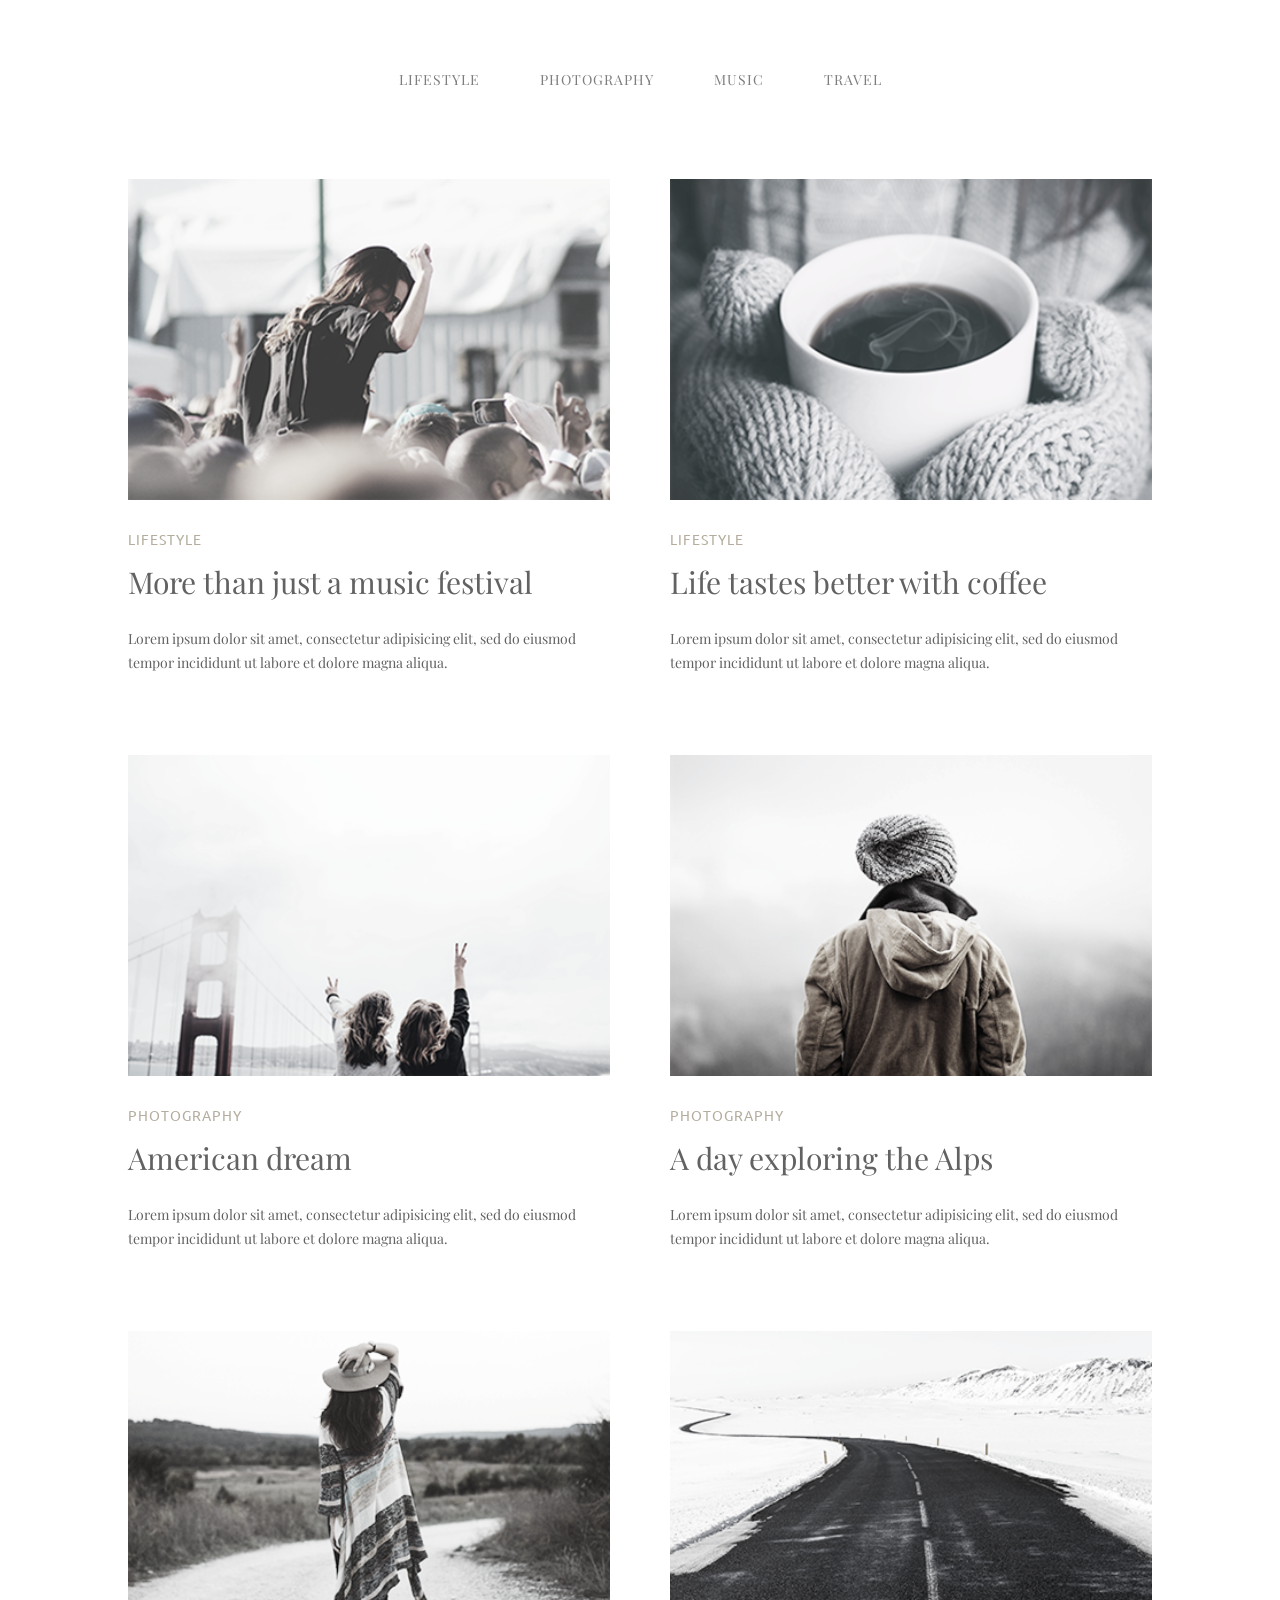
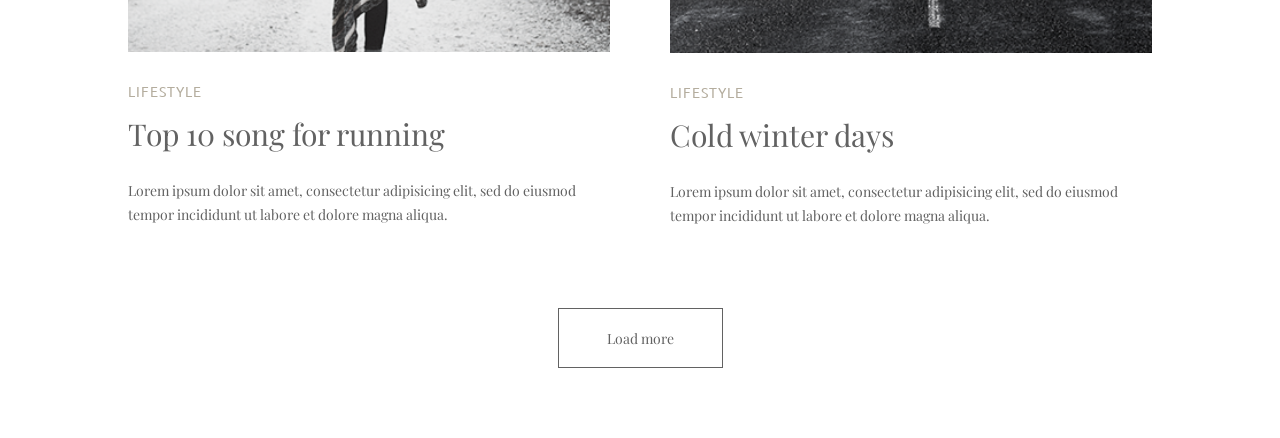
<file: index.html>
<!DOCTYPE html>
<html lang="uk">
<head>
    <meta charset="UTF-8">
    <meta name="viewport" content="width=device-width, initial-scale=1.0">
    <title>Blog Grid</title>
    <link rel="stylesheet" href="style.css">
</head>
<body>

<div class="container">

    <nav class="nav">
        <a href="#">Lifestyle</a>
        <a href="#">Photography</a>
        <a href="#">Music</a>
        <a href="#">Travel</a>
    </nav>
    

    <main>

        <article class="post">
            <img src="1 1.png" alt="Music Festival">
            <span class="category">Lifestyle</span>
            <h2>More than just a music festival</h2>
            <p>
                Lorem ipsum dolor sit amet, consectetur adipisicing elit,
                sed do eiusmod tempor incididunt ut labore et dolore magna aliqua.
            </p>
        </article>

        <article class="post">
            <img src="2 1.png" alt="Coffee">
            <span class="category">Lifestyle</span>
            <h2>Life tastes better with coffee</h2>
            <p>
                Lorem ipsum dolor sit amet, consectetur adipisicing elit,
                sed do eiusmod tempor incididunt ut labore et dolore magna aliqua.
            </p>
        </article>

        <article class="post">
            <img src="3 1.png" alt="American Dream">
            <span class="category">Photography</span>
            <h2>American dream</h2>
            <p>
                Lorem ipsum dolor sit amet, consectetur adipisicing elit,
                sed do eiusmod tempor incididunt ut labore et dolore magna aliqua.
            </p>
        </article>

        <article class="post">
            <img src="4 1.png" alt="Alps">
            <span class="category">Photography</span>
            <h2>A day exploring the Alps</h2>
            <p>
                Lorem ipsum dolor sit amet, consectetur adipisicing elit,
                sed do eiusmod tempor incididunt ut labore et dolore magna aliqua.
            </p>
        </article>

        <article class="post">
            <img src="1 2.png" alt="Running">
            <span class="category">Lifestyle</span>
            <h2>Top 10 song for running</h2>
            <p>
                Lorem ipsum dolor sit amet, consectetur adipisicing elit,
                sed do eiusmod tempor incididunt ut labore et dolore magna aliqua.
            </p>
        </article>

        <article class="post">
            <img src="2 2.png" alt="Winter">
            <span class="category">Lifestyle</span>
            <h2>Cold winter days</h2>
            <p>
                Lorem ipsum dolor sit amet, consectetur adipisicing elit,
                sed do eiusmod tempor incididunt ut labore et dolore magna aliqua.
            </p>
        </article>
    </main>

    <div class="load-more">
        <button type="button">Load more</button>
    </div>
    
</div>

</body>
</html>
</file>
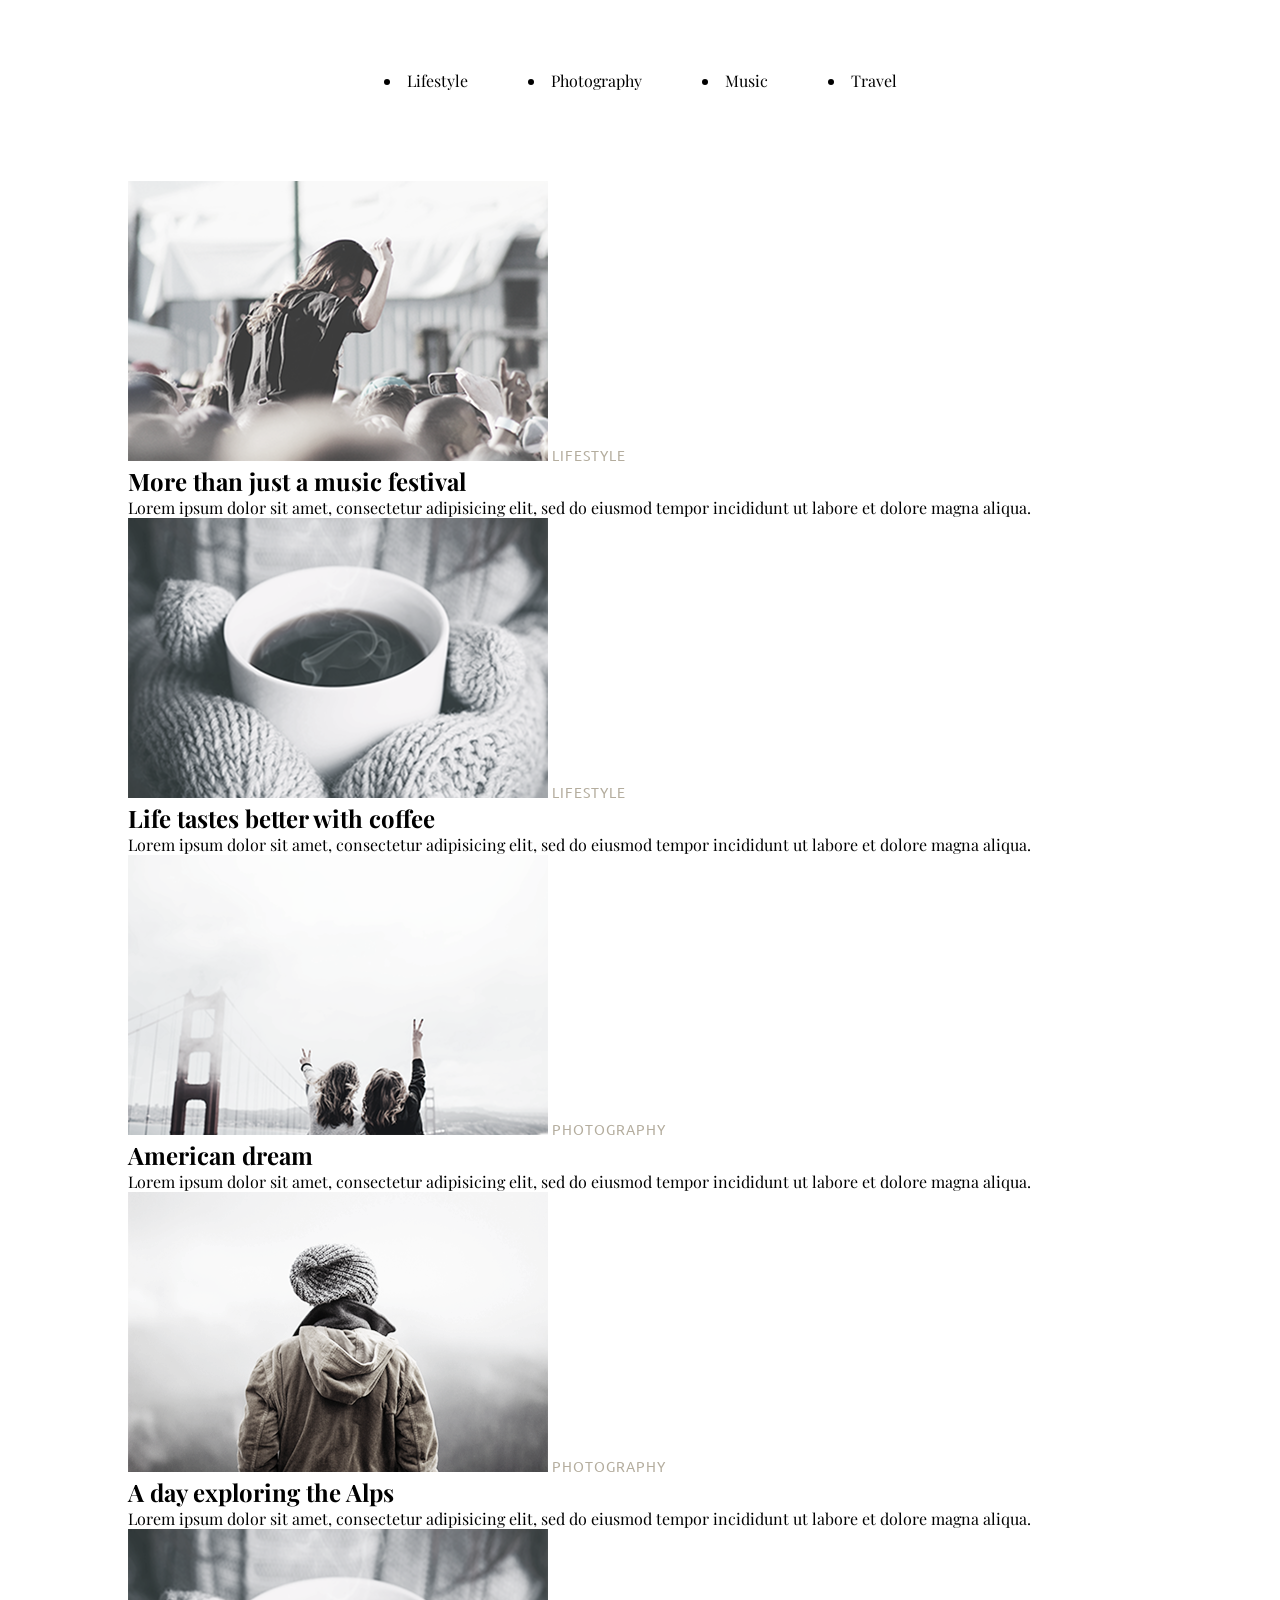
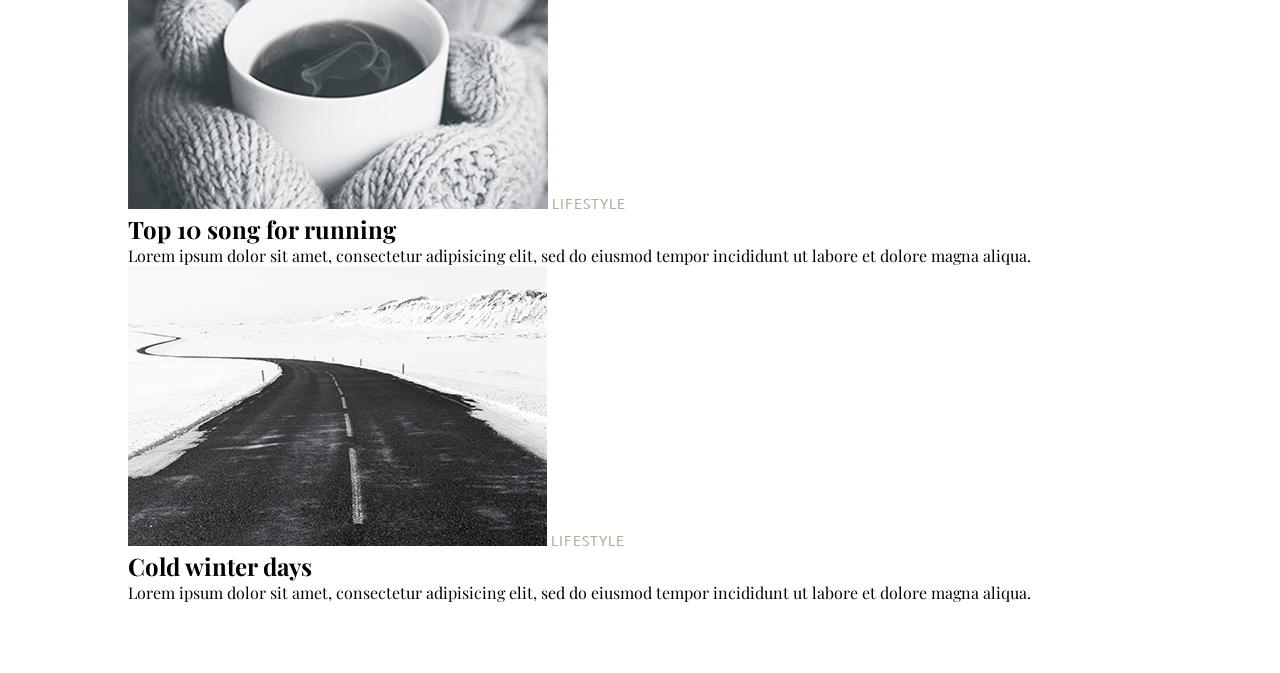
<file: 1.html>
<!DOCTYPE html>
<html lang="uk">
<head>
    <meta charset="UTF-8">
    <meta name="viewport" content="width=device-width, initial-scale=1.0">
    <title>Blog Grid</title>
    <link rel="stylesheet" href="style.css">
</head>
<body>

<div class="container">

    <nav class="nav">
        <li class="1">Lifestyle</li>
        <li class="2">Photography</li>
        <li class="3"> Music</li>
        <li class="4">Travel</li>
        
        
    </nav>
    
    

        <div class="container">
            <img src="1 1.png" alt="Music Festival">
            <span class="category">Lifestyle</span>
            <h2>More than just a music festival</h2>
            <p>
                Lorem ipsum dolor sit amet, consectetur adipisicing elit,
                sed do eiusmod tempor incididunt ut labore et dolore magna aliqua.
            </p>
        

       
            <img src="2 1.png" alt="Coffee">
            <span class="category">Lifestyle</span>
            <h2>Life tastes better with coffee</h2>
            <p>
                Lorem ipsum dolor sit amet, consectetur adipisicing elit,
                sed do eiusmod tempor incididunt ut labore et dolore magna aliqua.
            </p>
       

        
            <img src="3 1.png" alt="American Dream">
            <span class="category">Photography</span>
            <h2>American dream</h2>
            <p>
                Lorem ipsum dolor sit amet, consectetur adipisicing elit,
                sed do eiusmod tempor incididunt ut labore et dolore magna aliqua.
            </p>
        

        
            <img src="4 1.png" alt="Alps">
            <span class="category">Photography</span>
            <h2>A day exploring the Alps</h2>
            <p>
                Lorem ipsum dolor sit amet, consectetur adipisicing elit,
                sed do eiusmod tempor incididunt ut labore et dolore magna aliqua.
            </p>
        

        
            <img src="2 1.png" alt="Running">
            <span class="category">Lifestyle</span>
            <h2>Top 10 song for running</h2>
            <p>
                Lorem ipsum dolor sit amet, consectetur adipisicing elit,
                sed do eiusmod tempor incididunt ut labore et dolore magna aliqua.
            </p>
        

        
            <img src="2 2.png" alt="Winter">
            <span class="category">Lifestyle</span>
            <h2>Cold winter days</h2>
            <p>
                Lorem ipsum dolor sit amet, consectetur adipisicing elit,
                sed do eiusmod tempor incididunt ut labore et dolore magna aliqua.
            </p>
        
            </div>
    </main>

    
</div>

</body>
</html>
</file>
<file: style.css>
@import url('https://fonts.googleapis.com/css2?family=Playfair+Display:ital,wght@0,400..900;1,400..900&family=Ubuntu:wght@300;400;500&display=swap');

* {
    margin: 0;
    padding: 0;
    box-sizing: border-box;
    font-family: "Playfair Display", serif;
}

:root {
    --mainColor: #626262;
    --subColor: #B4AD9E;
    --mainHover: #03A9F4;
}

body {
    padding: 70px 10vw;
}

.container {
    max-width: 1200px;
    margin: 0 auto;
}

.nav {
    display: flex;
    justify-content: center;
    gap: 60px;
    margin-bottom: 90px;
}

.nav a {
    text-decoration: none;
    color: #7D7D7D;
    font-family: "Playfair Display", serif;
    font-size: 14px;
    text-transform: uppercase;
    letter-spacing: 1px;
    transition: color 0.3s ease;
}

.nav a:hover {
    color: var(--mainHover);
}

main {
    display: grid;
    grid-template-columns: repeat(2, 1fr);
    column-gap: 60px;
    row-gap: 80px;
    margin-bottom: 80px;
}

@media (max-width: 768px) {
    main {
        grid-template-columns: 1fr;
    }
}

.post {
    display: flex;
    flex-direction: column;
}

.post br {
    display: none;
}

.post img {
    width: 100%;
    height: auto;
    object-fit: cover;
    margin-bottom: 30px;
}

.category {
    font-family: "Ubuntu", sans-serif;
    color: var(--subColor);
    font-size: 14px;
    text-transform: uppercase;
    letter-spacing: 1px;
    margin-bottom: 15px;
}

.post h2 {
    font-size: 30px;
    font-weight: 400;
    color: #626262;
    margin-bottom: 25px;
    line-height: 1.3;
}

.post p {
    font-family: "Playfair Display", serif;
    font-weight: 400;
    font-size: 14px;
    line-height: 1.7;
    color: var(--mainColor);
}

.load-more {
    display: flex;
    justify-content: center;
    margin-top: 60px;
}

.load-more button {
    display: block;
    width: 165px;
    height: 60px;
    padding: 0;               
    line-height: 60px;       
    text-align: center;       
    border: 1px solid #626262; 
    background: transparent;
    color: #626262;
    
    font-family: "Playfair Display", serif;
    font-size: 14px;
    cursor: pointer;
    transition: all 0.3s ease;
}

.load-more button:hover {
    background-color: #626262;
    color: #ffffff;
}
</file>
